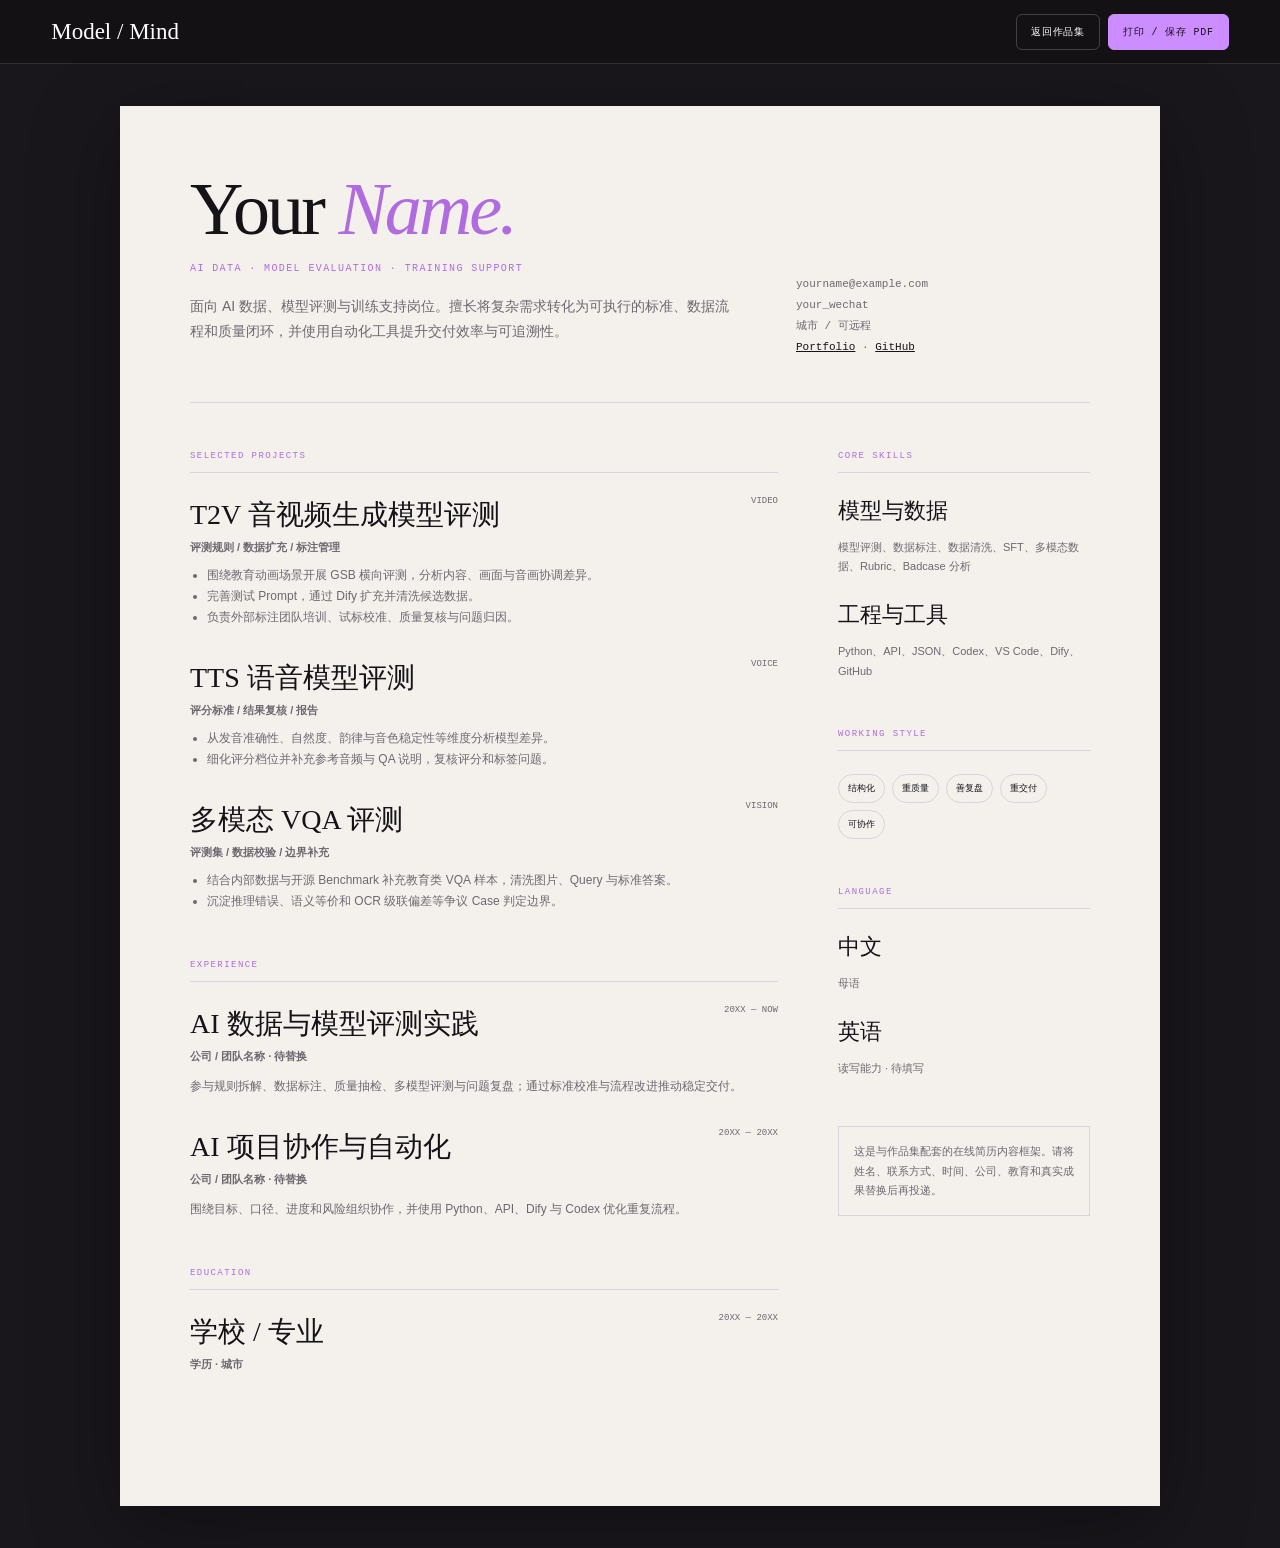
<file: resume.html>
<!DOCTYPE html>
<html lang="zh-CN">
<head>
  <meta charset="UTF-8">
  <meta name="viewport" content="width=device-width, initial-scale=1.0">
  <title>在线简历 · Your Name</title>
  <link href="https://miaoda.feishu.cn/fonts/css2?family=Instrument+Serif:ital@0;1&family=Manrope:wght@400;500;600&family=JetBrains+Mono:wght@400;500&display=swap" rel="stylesheet">
  <style>
    :root{--ink:#151218;--muted:#6d6870;--line:#d8d3dc;--accent:#b06bde;--paper:#f4f1ed;--serif:"Instrument Serif",serif;--sans:"Manrope","Microsoft YaHei",sans-serif;--mono:"JetBrains Mono",monospace}
    *{box-sizing:border-box}body{margin:0;background:#1a171c;color:var(--ink);font-family:var(--sans)}
    .toolbar{position:sticky;top:0;z-index:2;height:64px;background:rgba(19,17,21,.9);backdrop-filter:blur(20px);display:flex;align-items:center;justify-content:space-between;padding:0 4vw;color:white;border-bottom:1px solid rgba(255,255,255,.12)}
    .toolbar a{color:white;text-decoration:none;font:23px var(--serif)}.toolbar div{display:flex;gap:8px}.toolbar button,.toolbar .back{border:1px solid rgba(255,255,255,.2);background:transparent;color:white;border-radius:6px;padding:10px 14px;cursor:pointer;font:10px var(--mono);letter-spacing:.08em}.toolbar button{background:#cb8dff;color:#171019;border-color:#cb8dff}
    .page{width:min(1040px,calc(100% - 32px));min-height:1400px;margin:42px auto;background:var(--paper);padding:70px;box-shadow:0 20px 80px rgba(0,0,0,.35)}
    .top{display:grid;grid-template-columns:1.3fr .7fr;gap:60px;border-bottom:1px solid var(--line);padding-bottom:44px}.name{font:400 74px/.9 var(--serif);letter-spacing:-.04em;margin:0}.name em{color:var(--accent)}.title{font:10px var(--mono);letter-spacing:.14em;color:var(--accent);margin:20px 0}.summary{font:14px/1.8 var(--sans);color:var(--muted);max-width:600px}.contact{align-self:end;font:11px/1.9 var(--mono);color:var(--muted)}.contact a{color:var(--ink)}
    .layout{display:grid;grid-template-columns:1.75fr .75fr;gap:60px;padding-top:48px}.section{margin-bottom:48px}.section-label{font:9px var(--mono);letter-spacing:.16em;color:var(--accent);border-bottom:1px solid var(--line);padding-bottom:11px;margin-bottom:23px}.item{margin-bottom:31px}.item-head{display:flex;justify-content:space-between;gap:20px}.item h2{font:400 28px var(--serif);margin:0}.item time{font:9px var(--mono);color:var(--muted)}.item .role{font:600 11px var(--sans);margin:6px 0 10px}.item p,.item li{font:12px/1.75 var(--sans);color:var(--muted)}.item ul{padding-left:17px;margin:8px 0}.tags{display:flex;gap:7px;flex-wrap:wrap}.tags span{font:9px var(--mono);border:1px solid var(--line);padding:7px 9px;border-radius:99px}.side h3{font:400 22px var(--serif);margin:0 0 12px}.side p{font:11px/1.75 var(--sans);color:var(--muted);margin:0 0 24px}.note{padding:15px;border:1px solid var(--line);font:10px/1.65 var(--mono);color:var(--muted)}
    @media(max-width:760px){.page{margin:0;width:100%;padding:34px 23px;min-height:0}.top,.layout{grid-template-columns:1fr;gap:30px}.name{font-size:55px}.contact{align-self:auto}.toolbar{padding:0 16px}.toolbar a:first-child{display:none}.item-head{display:block}.item time{display:block;margin-top:6px}}
    @media print{body{background:white}.toolbar{display:none}.page{width:100%;min-height:0;margin:0;padding:14mm 16mm;box-shadow:none}.name{font-size:52px}.section{margin-bottom:28px}.item{margin-bottom:20px}.layout{gap:40px}.section,.item{break-inside:avoid}}
  </style>
</head>
<body>
  <header class="toolbar"><a href="index.html">Model / Mind</a><div><a class="back" href="index.html">返回作品集</a><button id="printButton" type="button">打印 / 保存 PDF</button></div></header>
  <main class="page">
    <section class="top">
      <div><h1 class="name">Your <em>Name.</em></h1><p class="title">AI DATA · MODEL EVALUATION · TRAINING SUPPORT</p><p class="summary">面向 AI 数据、模型评测与训练支持岗位。擅长将复杂需求转化为可执行的标准、数据流程和质量闭环，并使用自动化工具提升交付效率与可追溯性。</p></div>
      <div class="contact">yourname@example.com<br>your_wechat<br>城市 / 可远程<br><a href="index.html">Portfolio</a> · <a href="https://github.com/yourname">GitHub</a></div>
    </section>
    <div class="layout">
      <div>
        <section class="section"><div class="section-label">SELECTED PROJECTS</div>
          <article class="item"><div class="item-head"><h2>T2V 音视频生成模型评测</h2><time>VIDEO</time></div><p class="role">评测规则 / 数据扩充 / 标注管理</p><ul><li>围绕教育动画场景开展 GSB 横向评测，分析内容、画面与音画协调差异。</li><li>完善测试 Prompt，通过 Dify 扩充并清洗候选数据。</li><li>负责外部标注团队培训、试标校准、质量复核与问题归因。</li></ul></article>
          <article class="item"><div class="item-head"><h2>TTS 语音模型评测</h2><time>VOICE</time></div><p class="role">评分标准 / 结果复核 / 报告</p><ul><li>从发音准确性、自然度、韵律与音色稳定性等维度分析模型差异。</li><li>细化评分档位并补充参考音频与 QA 说明，复核评分和标签问题。</li></ul></article>
          <article class="item"><div class="item-head"><h2>多模态 VQA 评测</h2><time>VISION</time></div><p class="role">评测集 / 数据校验 / 边界补充</p><ul><li>结合内部数据与开源 Benchmark 补充教育类 VQA 样本，清洗图片、Query 与标准答案。</li><li>沉淀推理错误、语义等价和 OCR 级联偏差等争议 Case 判定边界。</li></ul></article>
        </section>
        <section class="section"><div class="section-label">EXPERIENCE</div>
          <article class="item"><div class="item-head"><h2>AI 数据与模型评测实践</h2><time>20XX — NOW</time></div><p class="role">公司 / 团队名称 · 待替换</p><p>参与规则拆解、数据标注、质量抽检、多模型评测与问题复盘；通过标准校准与流程改进推动稳定交付。</p></article>
          <article class="item"><div class="item-head"><h2>AI 项目协作与自动化</h2><time>20XX — 20XX</time></div><p class="role">公司 / 团队名称 · 待替换</p><p>围绕目标、口径、进度和风险组织协作，并使用 Python、API、Dify 与 Codex 优化重复流程。</p></article>
        </section>
        <section class="section"><div class="section-label">EDUCATION</div><article class="item"><div class="item-head"><h2>学校 / 专业</h2><time>20XX — 20XX</time></div><p class="role">学历 · 城市</p></article></section>
      </div>
      <aside class="side">
        <section class="section"><div class="section-label">CORE SKILLS</div><h3>模型与数据</h3><p>模型评测、数据标注、数据清洗、SFT、多模态数据、Rubric、Badcase 分析</p><h3>工程与工具</h3><p>Python、API、JSON、Codex、VS Code、Dify、GitHub</p></section>
        <section class="section"><div class="section-label">WORKING STYLE</div><div class="tags"><span>结构化</span><span>重质量</span><span>善复盘</span><span>重交付</span><span>可协作</span></div></section>
        <section class="section"><div class="section-label">LANGUAGE</div><h3>中文</h3><p>母语</p><h3>英语</h3><p>读写能力 · 待填写</p></section>
        <p class="note">这是与作品集配套的在线简历内容框架。请将姓名、联系方式、时间、公司、教育和真实成果替换后再投递。</p>
      </aside>
    </div>
  </main>
  <script>document.getElementById("printButton").addEventListener("click",()=>window.print());if(new URLSearchParams(location.search).get("print")==="1"){addEventListener("load",()=>setTimeout(()=>window.print(),450));}</script>
</body>
</html>
</file>
